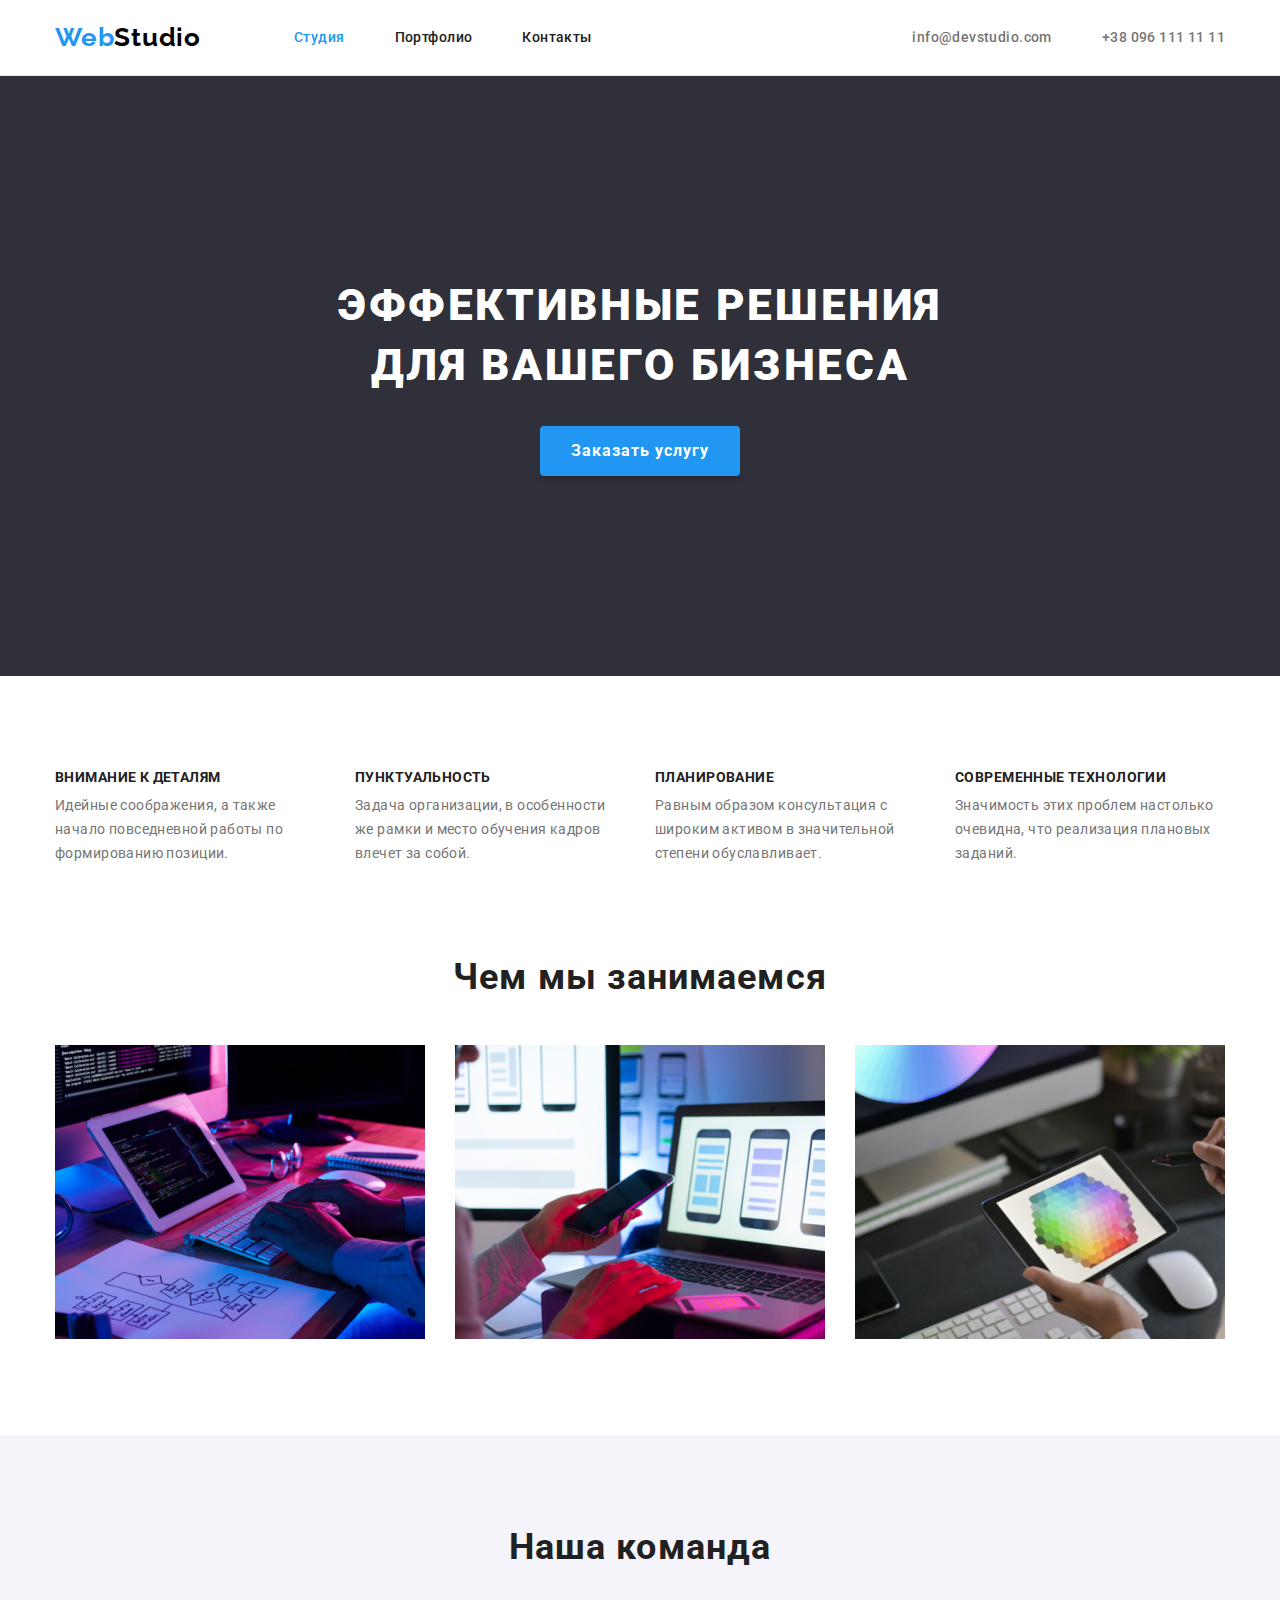
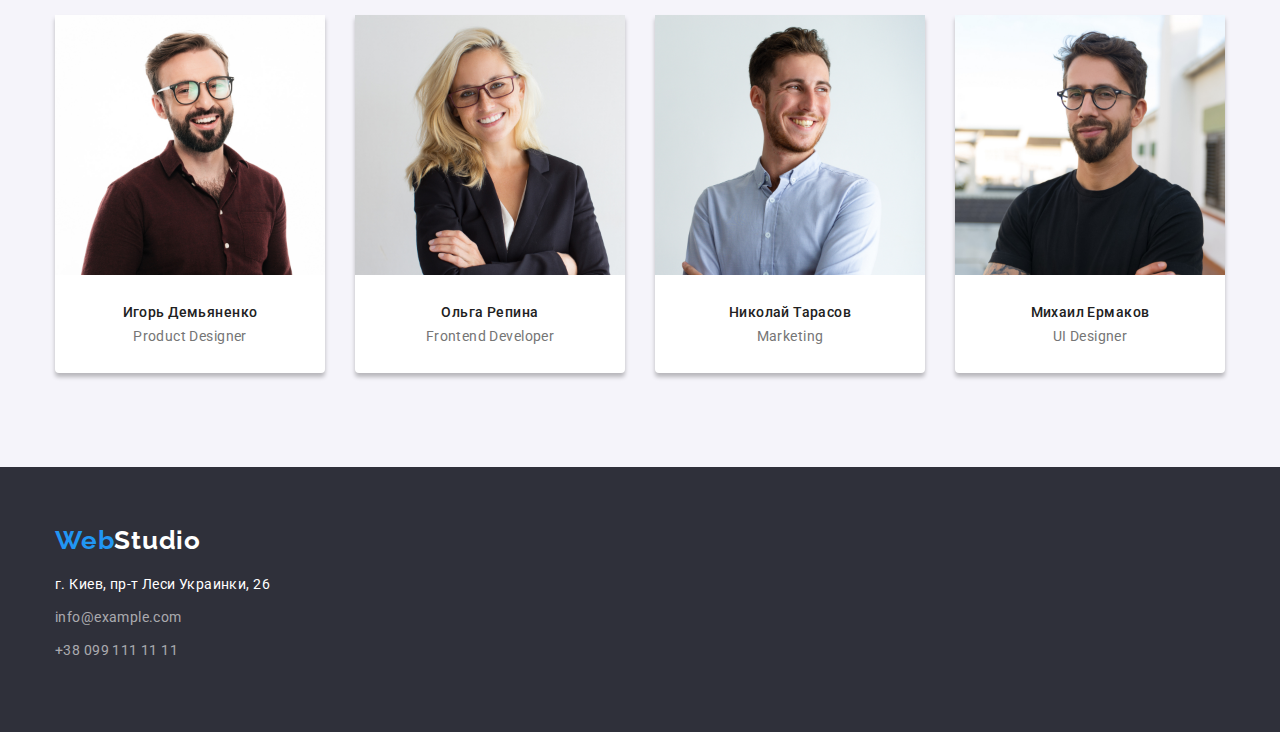
<file: index.html>
<!DOCTYPE html>
<html lang="ru">
<head>
    <meta charset="UTF-8">
    <meta http-equiv="X-UA-Compatible" content="IE=edge">
    <meta name="viewport" content="width=device-width, initial-scale=1.0">
    <title>WebStudio</title>
    <link rel="preconnect" href="https://fonts.googleapis.com">
    <link rel="preconnect" href="https://fonts.gstatic.com" crossorigin>
    <link href="https://fonts.googleapis.com/css2?family=Raleway:wght@700&family=Roboto:wght@400;500;700&display=swap" rel="stylesheet">
    <link rel="stylesheet" href="https://cdnjs.cloudflare.com/ajax/libs/modern-normalize/1.1.0/modern-normalize.min.css">
    <link rel="stylesheet" href="./css/style.css">
    
</head>
<body>
    <!--header-->
    <header class="header-content">
        <div class="container flexbox">
            <nav>
                <a class="header-logo" href="./index.html"><span>Web</span>Studio</a>
                <ul class="header-menu">
                    <li><a class="link-active" href="./index.html">Студия</a></li>
                    <li><a href="./portfolio.html">Портфолио</a></li>
                    <li><a href="/">Контакты</a></li>
                </ul>
            </nav>
            <ul class="header-contacts">
                <li>
                <a class="header-email-contact" href="mailto:ingo@devstudio.com">info@devstudio.com</a></li>
                <li><a class="header-phone" href="tel:380961111111">+38 096 111 11 11</a></li>
            </ul>
        </div>
        
    </header>
    <!--main-->
    <main>
        <!--banner-->
        <section class="banner">
                <h1>Эффективные решения для вашего бизнеса</h1>
                <button class="button" type="button">Заказать услугу </button> 
        </section>
        <!--spacial-->
        <section class="spacials container section">
            <!--Скрытая сторка-->
            <h2 class="spacial-slogan">Наши приемущества</h2>
            <ul>
                <li class="spacial">
                    <h3 class="spacial-heading">Внимание к деталям</h3>
                   <p class="spacial-text"> Идейные соображения, а также начало повседневной работы по формированию позиции.</p></li>
                <li class="spacial">
                    <h3 class="spacial-heading">Пунктуальность</h3>
                   <p class="spacial-text"> Задача организации, в особенности же рамки и место обучения кадров влечет за собой.</p></li>
                <li class="spacial">
                    <h3 class="spacial-heading">Планирование</h3>
                   <p class="spacial-text"> Равным образом консультация с широким активом в значительной степени обуславливает.</p></li>
                <li class="spacial">
                    <h3 class="spacial-heading">Современные технологии</h3>
                   <p class="spacial-text"> Значимость этих проблем настолько очевидна, что реализация плановых заданий.</p></li>
            </ul>
        </section>
        <!--main-things-->
        <section class="main-thing container section">    
            <h2 class="main-header">Чем мы занимаемся</h2>
            <ul class="photo">
                <li class="photo-item">
                    <img class="thing" src="./images/image2.jpg" width="370" height="294" alt="Фотография Десктопные приложения">
                </li>
                <li class="photo-item">
                    <img class="thing" src="./images/image3.jpg" width="370" height="294" alt="Фотография Мобильние приложения">
                </li>
                <li class="photo-item">
                    <img class="thing" src="./images/image4.jpg" width="370" height="294"  alt="Фотография Дизайнерские решения">
                </li>
            </ul>

        </section>
       <!--team-->
        <section class="main-team section">    
            <div class="container">
                <h2 class="main-header">Наша команда</h2>
                    <ul class="photo-team">
                        <li class="team-item">
                            <img class="team" src="./images/image5.jpg" width="270" height="260" alt="Фотографмя Игорь Демьяненко">
                            <h3 class="team-item-header">Игорь Демьяненко</h3>
                            <p class="taam-item-text">Product Designer</p>
                        </li>
                        
                        <li class="team-item">
                            <img class="team" src="./images/image6.jpg" width="270" height="260" alt="Фотография Ольга Репина">
                            <h3 class="team-item-header">Ольга Репина</h3>
                            <p class="taam-item-text">Frontend Developer</p>
                        </li>
                        <li class="team-item">
                            <img class="team" src="./images/image8.jpg" width="270" height="260"  alt="Фотография Николай Тарасов">
                            <h3  class="team-item-header">Николай Тарасов</h3>
                            <p class="taam-item-text">Marketing</p>
                        </li>
                        <li class="team-item">
                            <img class="team" src="./images/image7.jpg" width="270" height="260"  alt="Фотография Михаил Ермаков">
                            <h3  class="team-item-header">Михаил Ермаков</h3>
                            <p class="taam-item-text">UI Designer</p>
                        </li>
                    </ul>
            </div>
        </section>
        <!--footer-->
    <footer class="bottom" id="contacts">
        <div class="container flexbox">
            <div class="">
                        <a class="logo" href="/"><span>Web</span>Studio</a>
                    <address>
                        <ul class="adress">
                            <li class="adress-item">
                            <a class="adress-link" href="" >г. Киев, пр-т Леси Украинки, 26</a></li>
                            <li class="adress-item">
                                <a class="adress-link" href="mailto:info@example.com">info@example.com</a></li>
                            <li class="adress-item">
                                <a class="adress-link" href="tel:+380991111111">+38 099 111 11 11</a></li>
                        </ul>
                    </address> 
            </div>
        </div>
    </footer>
    </main>
</body>
</html>
</file>
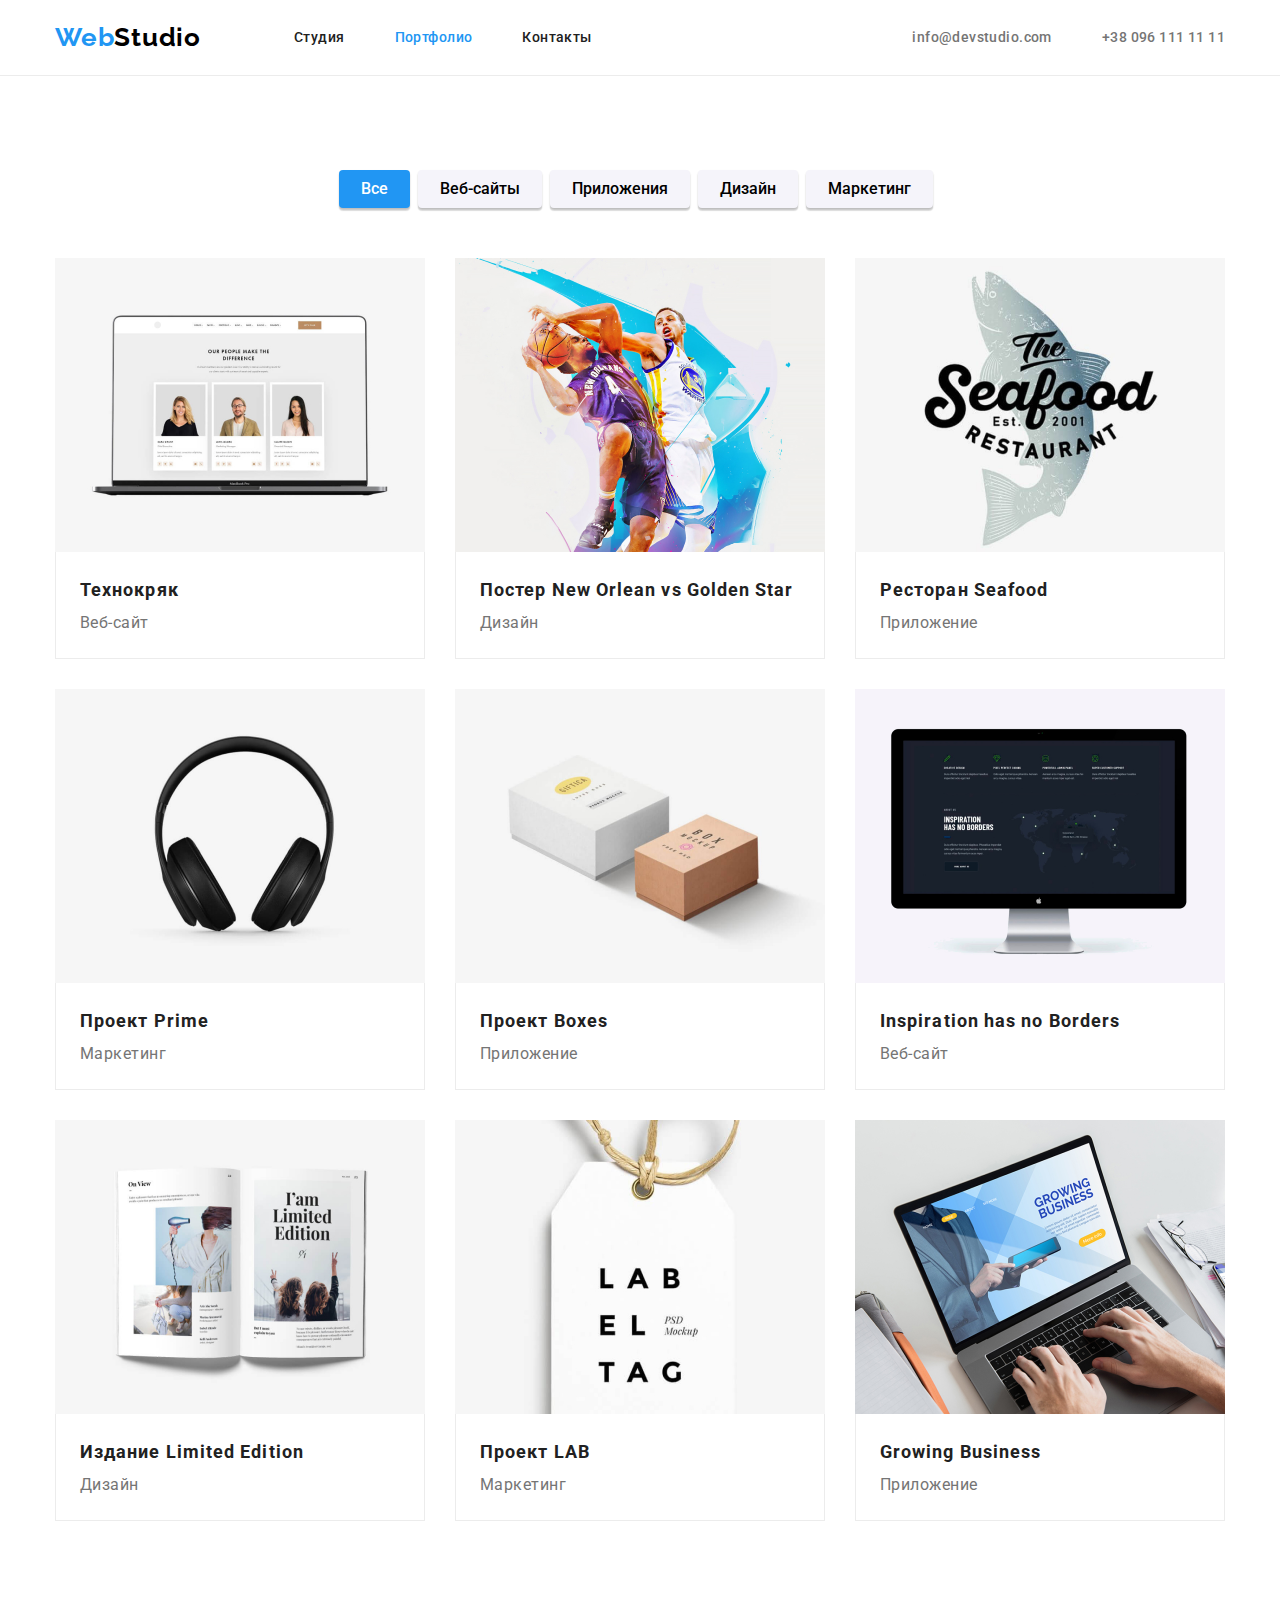
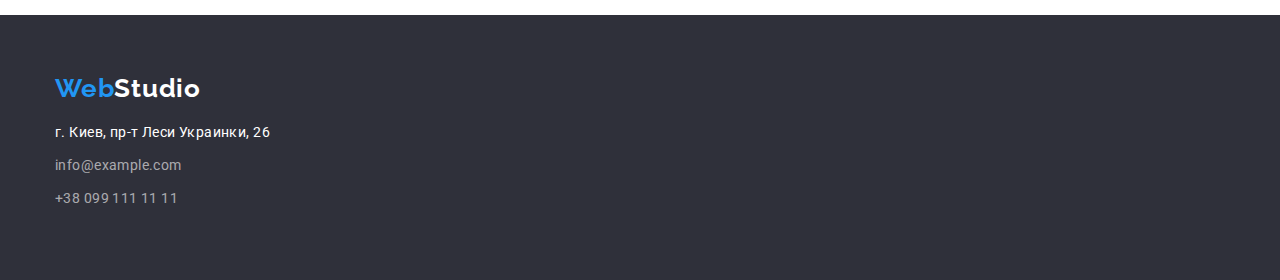
<file: portfolio.html>
<!DOCTYPE html>
<html lang="ru">
<head>
    <meta charset="UTF-8">
    <meta http-equiv="X-UA-Compatible" content="IE=edge">
    <meta name="viewport" content="width=device-width, initial-scale=1.0">
    <title>Document</title>
    <link rel="preconnect" href="https://fonts.googleapis.com">
    <link rel="preconnect" href="https://fonts.gstatic.com" crossorigin>
    <link href="https://fonts.googleapis.com/css2?family=Raleway:ital,wght@0,100;0,200;0,300;0,400;0,500;0,600;0,700;0,800;0,900;1,100;1,200;1,300;1,400;1,500;1,600;1,700;1,800;1,900&display=swap" rel="stylesheet">
    <link href="https://fonts.googleapis.com/css2?family=Roboto:ital,wght@0,100;0,300;0,400;0,500;0,700;0,900;1,100;1,300;1,400;1,500;1,700;1,900&display=swap" rel="stylesheet">
    <link rel="stylesheet" href="https://cdnjs.cloudflare.com/ajax/libs/modern-normalize/1.1.0/modern-normalize.min.css">
    <link rel="stylesheet" href="./css/style.css">
</head>
<!---->
<body>
    <header class="header-content ">
        <div class="container flexbox">
            <nav>
                <a class="header-logo" href="./index.html"><span>Web</span>Studio</a>
                <ul class="header-menu">
                    <li><a href="./index.html">Студия</a></li>
                    <li><a class="link-active" href="./portfolio.html">Портфолио</a></li>
                    <li><a href="/">Контакты</a></li>
                </ul>
            </nav>
            <ul class="header-contacts">
                <li>
                <a class="header-email-contact" href="mailto:ingo@devstudio.com">info@devstudio.com</a></li>
                <li><a class="header-phone" href="tel:380961111111">+38 096 111 11 11</a></li>
            </ul>
        </div>
    </header>
<!--main-->
    <main>
        <section class="portfolio-class section">
            <ul class="buttons">
                <li class="button-item">
                <button class="button-project btn-active" type="button">Все</button></li>
                <li class="button-item">
                <button class ="button-project" type="button">Веб-сайты</button></li>
                <li class="button-item">
                <button class="button-project"  type="button">Приложения</button></li>
                <li class="button-item">
                <button class="button-project" type="button">Дизайн</button></li>
                <li class="button-item">
                <button class="button-project" type="button">Маркетинг</button></li>
            </ul>
        
            <!--main-saction-->
           
          
            <div class="container">
                <!--hidden-->  
                <h2 class="spacial-slogan">Наши работы</h2>

                <ul class="portfolio-photo ">
                    <li class="portfolio-team">
                        <img class="portfolio-item" src="./images/image9.jpg" width="370" alt="thing">
                        <div class="project-info">
                            <h3  class="team-heading">Технокряк</h3>
                            <p class="team-text">Веб-сайт</p>
                            </div>
                    </li>
                        <li class="portfolio-team">
                            <img class="portfolio-item" src="./images/image10.jpg" width="370" alt="thing">
                            <div class="project-info">
                                <h3 class="team-heading">Постер New Orlean vs Golden Star</h3>
                                <p class="team-text">Дизайн</p>
                            </div>
                        </li>
                        <li class="portfolio-team">
                            <img class="portfolio-item" src="./images/image11.jpg" width="370" alt="thing">
                              <div class="project-info"> 
                                 <h3  class="team-heading">Ресторан Seafood</h3>
                                <p class="team-text">Приложение</p>
                            </div>
                        </li>
                    
                        <li class="portfolio-team">
                            <img class="portfolio-item" src="./images/image12.jpg" width="370" alt="thing">
                                <div class="project-info"> 
                                    <h3  class="team-heading">Проект Prime</h3>
                                    <p class="team-text">Маркетинг</p>
                                </div>
                        </li>
                        <li class="portfolio-team">
                            <img class="portfolio-item" src="./images/image13.jpg" width="370" alt="thing">
                               <div class="project-info"> 
                                <h3  class="team-heading">Проект Boxes</h3>
                                <p class="team-text">Приложение</p>
                            </div>
                        </li>
                        <li class="portfolio-team">
                            <img class="portfolio-item" src="./images/image14.jpg" width="370" alt="thing">
                             <div class="project-info">  
                                <h3  class="team-heading">Inspiration has no Borders</h3>
                                <p class="team-text">Веб-сайт</p>
                            </div>
                        </li>
                        <li class="portfolio-team">
                            <img class="portfolio-item" src="./images/image15.jpg" width="370" alt="thing">
                                <div class="project-info">  
                                    <h3  class="team-heading">Издание Limited Edition</h3>
                                    <p class="team-text">Дизайн</p>
                                </div>
                        </li>
                        <li class="portfolio-team">
                            <img class="portfolio-item" src="./images/image16.jpg" width="370" alt="thing">
                            <div class="project-info">
                                <h3  class="team-heading">Проект LAB</h3>
                                <p class="team-text">Маркетинг</p>
                            </div>
                        </li>
                        <li class="portfolio-team">
                            <img class="portfolio-item" src="./images/image17.jpg" width="370" alt="thing">
                            <div class="project-info"> 
                                <h3  class="team-heading">Growing Business</h3>
                                <p class="team-text">Приложение</p>
                            </div>
                        </li>
                </ul>
            </div>

        </section>
    </main>
    <footer class="bottom" id="contacts">
        <div class="container">
                    <a class="logo" href="/"><span>Web</span>Studio</a>
                <address>
                    <ul class="adress">
                        <li class="adress-item">
                        <a class="adress-link" href="" >г. Киев, пр-т Леси Украинки, 26</a></li>
                        <li class="adress-item">
                            <a class="adress-link" href="mailto:info@example.com">info@example.com</a></li>
                        <li class="adress-item">
                            <a class="adress-link" href="tel:+380991111111">+38 099 111 11 11</a></li>
                    </ul>
                </address> 
        </div>
    </footer>
    
</body>
</html>
</file>
<file: css/style.css>
:root {
    --main-color: #757575;
    --header-color: #212121;
    --accent-color: #2196f3;
    --main-bg-color: #fff;
    --bg-modal-color: rgba(0, 0, 0, 0.3);
    --medium-bg-color: #f5f4fa;
    --dark-bg-color: #2f303a;
    --team-social-color: #afb1b8;
    --main-font-family: "Roboto", sans-serif;
    --secondary-font-family: "Raleway", sans-serif;
}

*, ::before, ::after {
    box-sizing: border-box;
}

html, body, div, span, applet, object, iframe, h1, h2, h3, h4, h5, h6, p, blockquote, pre, a, abbr, acronym, address, big, cite, code, del, dfn, em, img, ins, kbd, q, s, samp, small, strike, strong, sub, sup, tt, var, b, u, i, center, dl, dt, dd, ol, ul, li, fieldset, form, label, legend, table, caption, tbody, tfoot, thead, tr, th, td, article, aside, canvas, details, embed, figure, figcaption, footer, header, hgroup, menu, nav, output, ruby, section, summary, time, mark, audio, video {
    margin: 0;
    padding: 0;
    border: 0;
    font-size: 100%;
    font: inherit;
    vertical-align: baseline;
}

article, aside, details, figcaption, figure, footer, header, hgroup, menu, nav, section {
    display: block;
}
/*body*/

body {
    color: var(--main-color);
    font-family: var(--main-font-family);
    background-color: var(--main-bg-color);
    line-height: 1;
    letter-spacing: 0.03em;
    font-size: 14px;
    font-weight: 400;
    
}

/*header*/

.header-content{
    padding-top: 24px;
    padding-bottom: 25px;
    border-bottom: 1px solid;
    border-color:#ECECEC;
}

.flexbox{
    display: flex;
    align-items: center;
    justify-content: space-between;
    
}

/*navigation*/

nav{
    display: flex;
    align-items: center;
}

/*logo*/
.header-logo{
    font-family: var(--secondary-font-family);
    font-size: 26px;
    font-weight: 700;
    color: #000;
    letter-spacing: 00.03em;
    text-decoration: none;
}

span{
    color: #2196F3;
}
/*header*/
.header-menu{
list-style: none;
display: flex;
margin-left: 93px;
font-weight: 500;
font-size: 14px;

}

/*header-menu*/
.header-menu li{
    margin-right: 50px;
}

.header-menu li:last-child, .header-contacts li:last-child {
    margin-right: 0px;
}

.header-menu a {
    color: var(--header-color);
    text-decoration: none;
}

ol, ul {
    list-style: none;
}

li > .link-active, .header-menu a:hover, .header-menu a:focus{
    color: var(--accent-color);
}


/*header-contacts*/
.header-contacts {
    list-style: none;
    display: flex;
    font-weight: 500;
    font-size: 14px;

}

.header-contacts li{
    margin-right: 50px;

}


.header-menu a:hover {
    color: #2196F3;
}

.header-email-contact, .header-phone {
    text-decoration: none;
    color: var(--main-color);
}

.header-contacts a:hover, .header-contacts a:focus {
    text-decoration: none;
    color: var(--accent-color);
}



/*main*/

/*banner*/
.banner {
    padding-top: 200px;    
    padding-bottom: 200px;
    background-color: var(--dark-bg-color);
    display: flex;
    flex-direction: column;
    justify-content: center;
    align-items: center;

}

.container .header-contacts{
    margin-left:auto;
   
}

.banner h1{
    color: #FFFFFF;
    font-size: 44px;
    font-weight: 900;
    line-height: 1.36;
    margin-bottom: 30px;
    width: 696px;
    text-align: center;
    text-transform: uppercase;
    letter-spacing: 0.06em;

}

/*button-banner*/

.banner button{
    height: 50px;
    width: 200px;
    color: #fff;
    background-color: var(--accent-color);
    border: 0;
    border-radius: 4px;
    font-size: 16px;
    line-height: 1.87px;
    font-weight: 700;
    letter-spacing: 0.06em;
    margin: 0px;
    box-shadow: 0px 4px 4px rgba(0, 0, 0, 0.15);
    cursor: pointer;
    transition: all 0.3s ease;
}

.banner button:hover {
    transform: scale(1.05)
}
.banner button:active {
    transform:scale(0.95)
}

/*list*/
.section {
    padding-top: 94px;
    padding-bottom: 94px;
} 

/*hidden chapter*/

.spacial-slogan {
  position: absolute;
  width: 1px;
  height: 1px;
  margin: -1px;
  border: 0;
  padding: 0;
  white-space: nowrap;
  clip-path: inset(100%);
  clip: rect(0 0 0 0);
  overflow: hidden;
}

/*list*/
.spacials ul{
    display: flex;
    justify-content: space-between;
}
    
.spacial {
    width: 270px;
    font-size: 14px;
}

.spacials{
    padding-bottom: 0px;
}

li > .spacial-heading {
    text-transform: uppercase;
    font-weight: 700;
    color: var(--header-color);
    margin-bottom: 10px;
    letter-spacing: 0.03em;
}

.spacial-text{
    line-height: 1.71;
    letter-spacing: 0.03em;
}


/*new*/
.main-thing{

    display: flex;
    flex-direction: column;
    align-items: center;
 

}


/*portfolio-nav-menu*/
 
.buttons{
     display: flex;
    justify-content: center;
    align-items: center;
    margin-bottom: 50px;
}
 
 
 
.button-project {
box-shadow: 0px 3px 1px rgba(0, 0, 0, 0.1), 
            0px 1px 2px rgba(0, 0, 0, 0.08),
            0px 2px 2px rgba(0, 0, 0, 0.12);

height: 38px;
background-color: var(--medium-bg-color);
border: 0;
border-radius: 4px;
line-height: 1.63;
font-weight: 500;
font-size: 16px;
color: #000;
margin-right: 8px;
padding: 6px 22px;
cursor: pointer;
font-family: var(--main-font-family);
transition: all 0.3s ease;
}
 
.btn-active {
     background-color: var(--accent-color);
     color: var(--main-bg-color);
}
.button-project:hover{
    background-color: var(--accent-color);
  color: var(--main-bg-color);
}
/*portfolio-img-list*/

.portfolio-photo {

    display: flex;
    flex-wrap: wrap;
    justify-content: space-around;
}
  
/* .portfolio-team {
    margin-bottom: 30px;
    margin-right: 30px;
} */

.portfolio-team:not(:nth-child(3n)) {
    margin-right: 30px;
}

.portfolio-team:not(:nth-last-child(-n + 3)) {
    margin-bottom: 30px;
}

.project-info{

    border-left: 1px solid #ECECEC;
    border-right: 1px solid #ECECEC;
    border-bottom: 1px solid #ECECEC;
}
  
.portfolio-team {
    transition: all 0.3s ease;
    cursor: pointer;
}
  
.portfolio-team:hover {
    transform: scale(1.05);
    background: #ffffff;
    box-shadow: 0px 1px 1px rgb(0 0 0 / 12%), 0px 4px 4px rgb(0 0 0 / 6%), 1px 4px 6px rgb(0 0 0 / 16%);
}


.portfolio-item{
    display: block;
}
  
.team-heading {
    letter-spacing: 0.06em;
    line-height: 2;
    font-size: 18px;
    font-weight: 700;
    color: var(--header-color);
    padding-top: 20px;
    padding-left: 24px;
    padding-right: 24px;
}
  
.team-text {
    margin: 0 24px;
    margin-bottom: 20px;
    font-size: 16px;
    line-height: 1.87;
    letter-spacing: 0.03em;
}



/*photo-index-page*/
.thing {
    transition: all 0.3s ease;
}

.thing:hover {
    transform: scale(1.05);
}
   
.main-header {
    font-size: 36px;
    font-weight: 700;
    color: var(--header-color);
    letter-spacing: 0.03em;
    margin-bottom: 50px;
    text-align: center;
}

.main-team {
background-color: var(--medium-bg-color);
display: flex;
flex-direction: column;
align-items: center;
}

.photo, 
.photo-team {
    width: 100%;
    display: flex;
    justify-content: space-between;
}


.photo-item{
    transition: all 0.3s ease;
    position: relative;
}

/*hiiden-text*/
.thing-caption{
    position: absolute;
    bottom: 0;
    height: 70px;
    width: 370px;
    text-transform: uppercase;
    background: rgba(47, 48, 58, 0.8);
    color: var(--main-bg-color);
    text-align: center;
    line-height: 70px;
    transition: all 0.3s ease;
    font-weight: 700;
    opacity: 0;
}

/*main-team*/

.container{
   width: 1200px;
   padding-left: 15px;
   padding-right: 15px;
   margin-left: auto;
   margin-right: auto;
}

.team-item {
    display: flex;
    flex-direction: column;
    align-items: center;
    padding-bottom: 30px;
    box-shadow: 0px 4px 4px rgb(0 0 0 / 25%);
    border-bottom-left-radius: 4px;
    border-bottom-right-radius: 4px;
    transition: all 0.3s ease;
    background-color: var(--main-bg-color);;
}

.team-item:hover {
    transform: scale(1.05);
}


.team-item-header{
    margin-top: 30px;
    font-weight: 500;
    font-style: 16px;
    letter-spacing: 0.03em;
    color: var(--header-color);
    margin-bottom: 10px;
    text-align: center;

}

.team-item-text {
    font-style: 16px;
    letter-spacing: 00.03em;
    line-height: inherit;
    text-align: center;

}

.team-social-list {
    display: flex;
    margin-top: 16px;
    justify-content: space-around;
}

.team-social-item {
    width: 44px;
    height: 44px;
    background-color: rgba(255, 255, 255, 0.1);
    text-align: center;
    margin-right: 10px;
    border-radius: 50%;
    transition: all 0.3s ease;
}

/**/

.team-social-link {
    color: var(--team-social-color);
}

/*footer*/

.bottom{
    background-color: var(--dark-bg-color);
    padding-top: 60px;
}

/*logo-footer*/

.logo, .bottom {
    display: block;
    color: var(--main-bg-color);

}

.logo {
    font-family: var(--secondary-font-family);
    font-size: 26px;
    font-weight: 700;
    letter-spacing: 0.03em;
    text-decoration: none;
    margin-bottom: 20px;
}

.logo > span {
    color: var(--accent-color);
}

/*adress-footer*/

.adress {
    padding-bottom: 60px;
}

.adress-item {
    margin-bottom: 9px;
}

.adress-item, .adress-link {
    color: var(--main-bg-color);
    font-style: 14px;
    line-height: 1.71;
    font-weight: 400;
}

.adress-item:not(:first-child)  .adress-link{
    color: rgba(255, 255, 255, 0.6);
}

.adress-item:not(:first-child)  .adress-link:hover,
.adress-item:not(:first-child)  .adress-link:focus{
color: var(--accent-color); 
}

.adress-link:hover,
.adress-link:focus {
color: var(--accent-color);
}

.adress-link {
    text-decoration: none;
}
</file>
